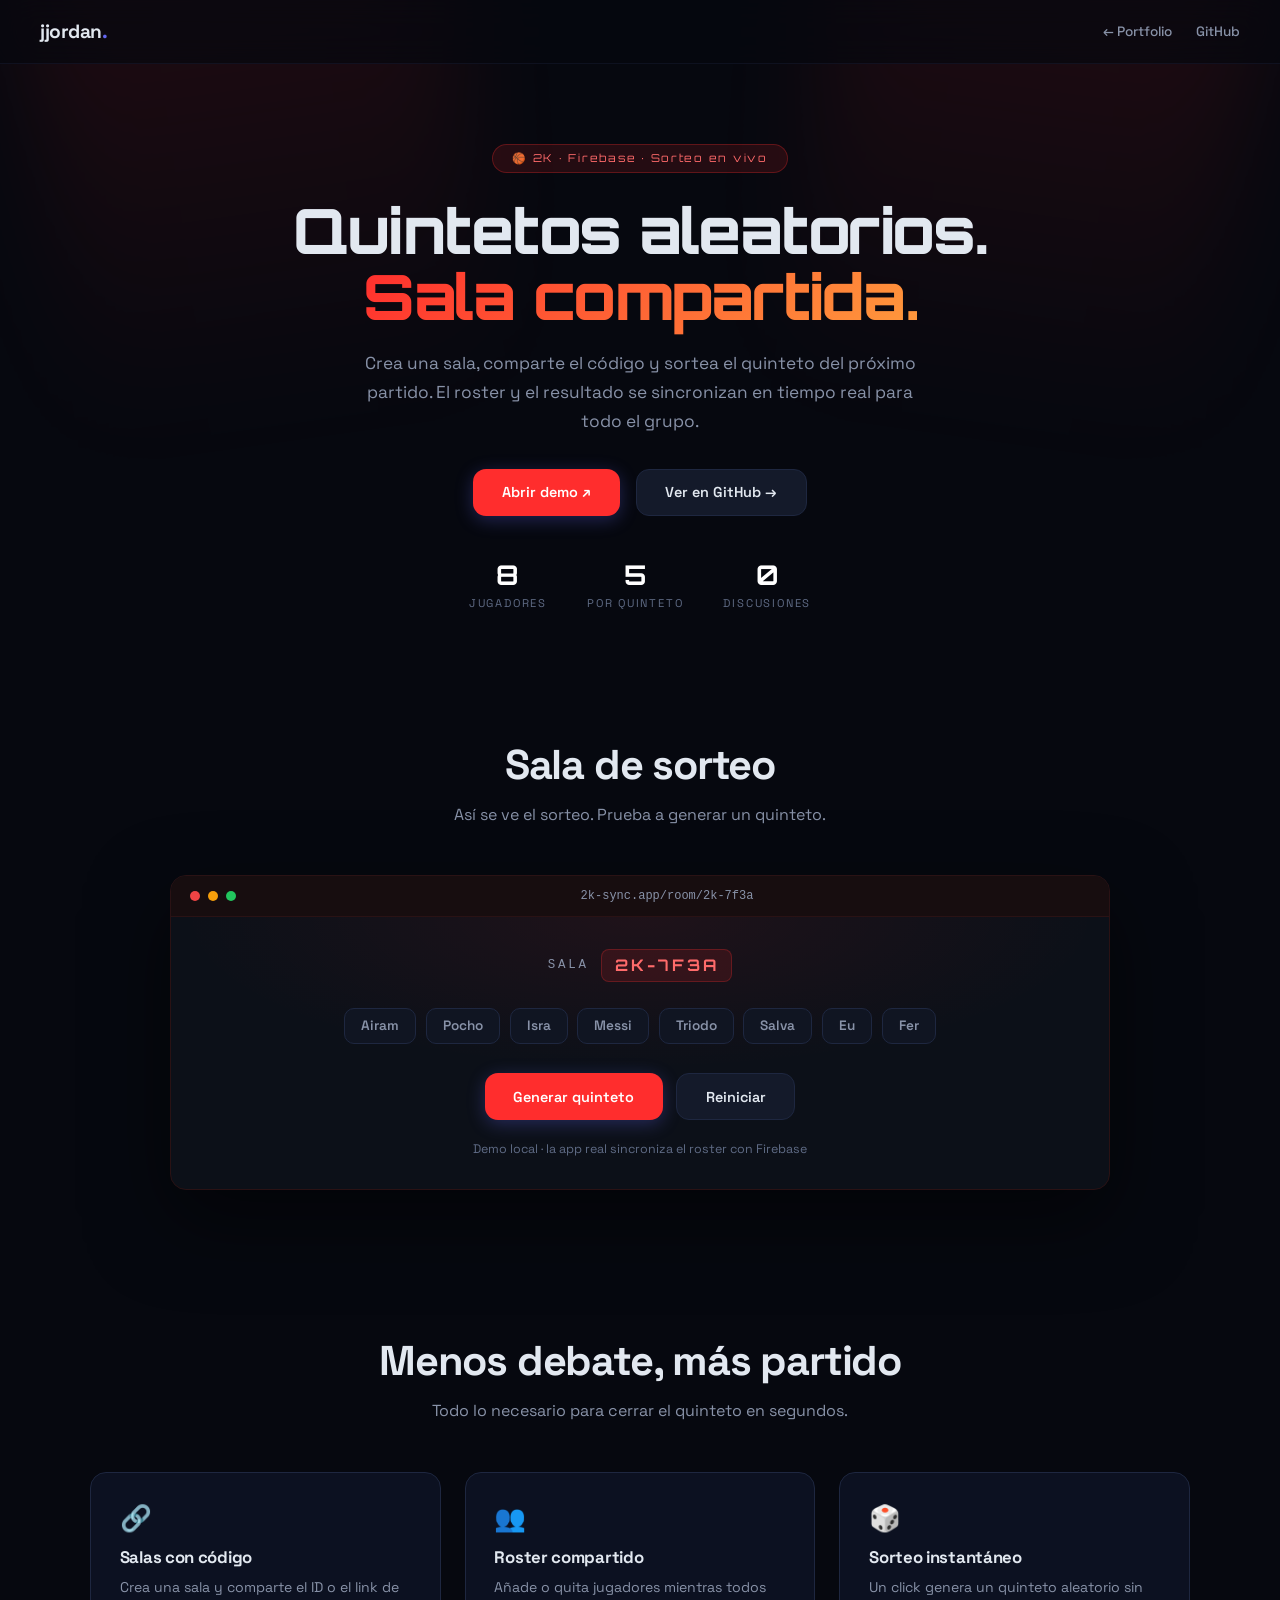
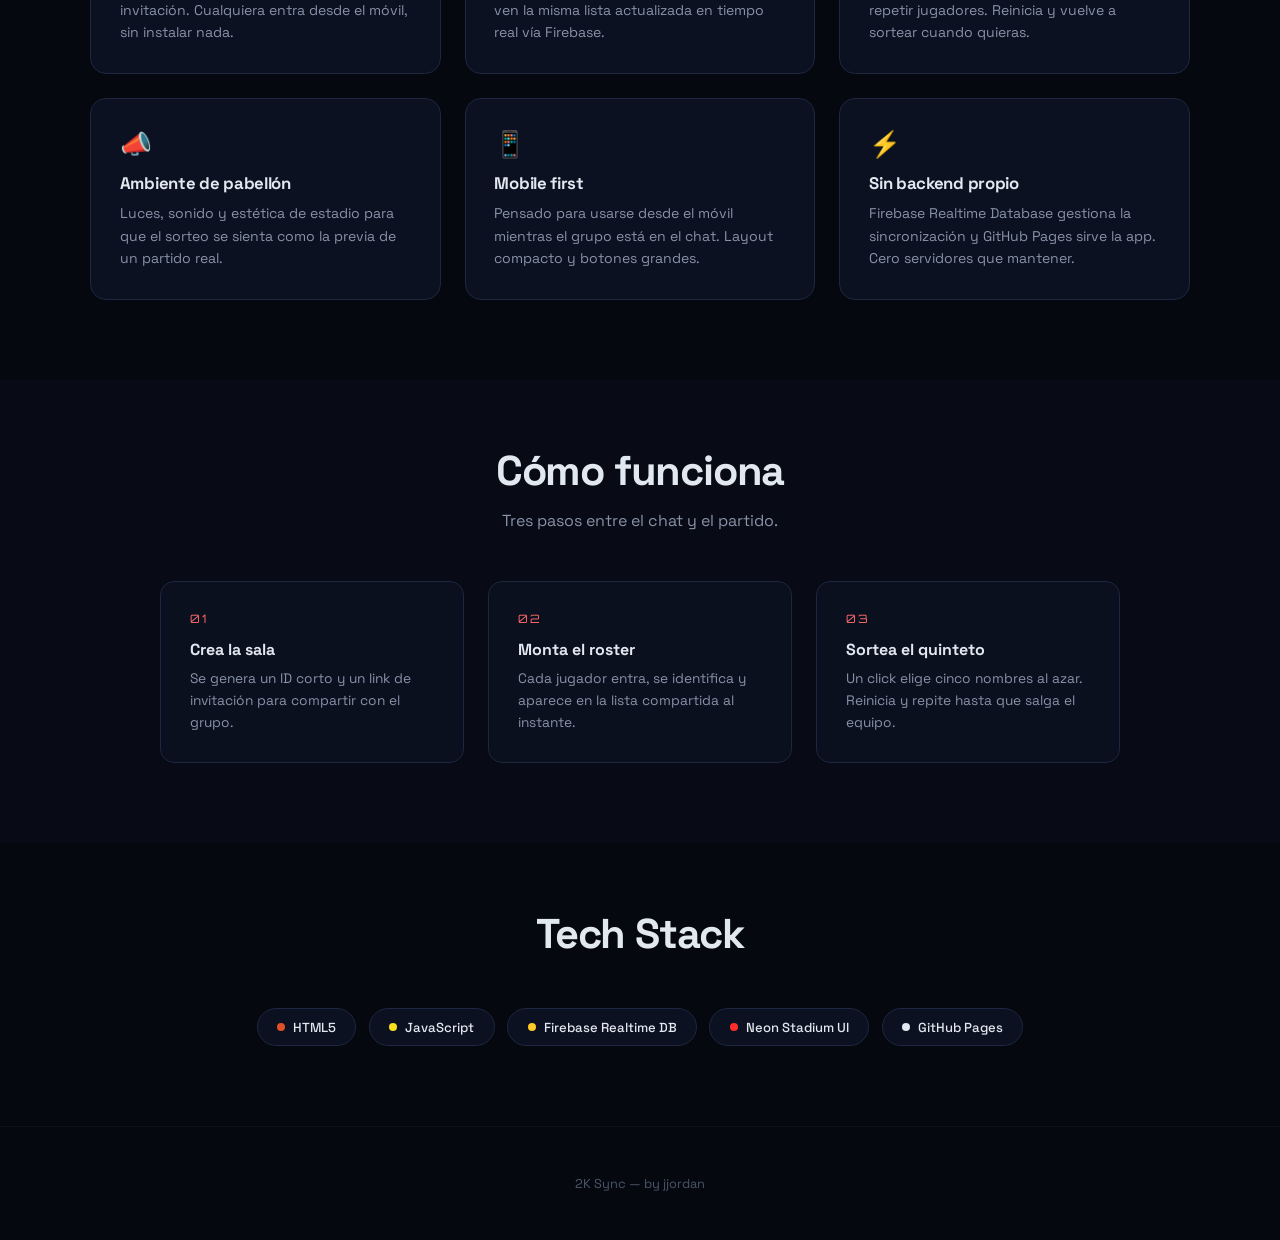
<file: 2k-team-generate-sync/index.html>
<!DOCTYPE html>
<html lang="es">
<head>
<meta charset="UTF-8">
<meta name="viewport" content="width=device-width, initial-scale=1.0">
<title>2K Sync — Sorteo de quintetos en sala compartida</title>
<meta name="description" content="Crea una sala, comparte el código y sortea un quinteto aleatorio del roster del grupo en tiempo real.">
<link rel="preconnect" href="https://fonts.googleapis.com">
<link href="https://fonts.googleapis.com/css2?family=Space+Grotesk:wght@400;500;600;700&family=Orbitron:wght@600;700;800&display=swap" rel="stylesheet">
<link rel="stylesheet" href="../shared.css">
<style>
:root{--red:#ff2d2d;--red-soft:rgba(255,45,45,.12)}
.hero{min-height:auto;padding:9rem 2rem 4rem;display:flex;flex-direction:column;align-items:center;text-align:center;overflow:hidden}
.hero::before,.hero::after{content:'';position:absolute;top:-30%;width:34%;height:130%;pointer-events:none;background:linear-gradient(180deg,rgba(255,45,45,.28),transparent 72%);filter:blur(50px);opacity:.5}
.hero::before{left:4%;transform:rotate(-8deg)}
.hero::after{right:4%;transform:rotate(8deg)}
.hc{position:relative;z-index:2;max-width:760px}
.hb-2k{display:inline-flex;align-items:center;gap:.5rem;background:var(--red-soft);border:1px solid rgba(255,45,45,.28);border-radius:100px;padding:.4rem 1.2rem;font-family:'Orbitron',sans-serif;font-size:.68rem;letter-spacing:.16em;color:#ff6b6b;margin-bottom:1.6rem;opacity:0;animation:fu .7s .3s forwards}
.hero h1{font-family:'Orbitron',sans-serif;font-size:clamp(2.1rem,5.5vw,3.9rem);font-weight:800;letter-spacing:-1.5px;line-height:1.05;margin-bottom:1.2rem;opacity:0;animation:fu .7s .5s forwards}
.hero h1 .g{background:linear-gradient(135deg,#ff2d2d,#ff9a3c);-webkit-background-clip:text;-webkit-text-fill-color:transparent;background-clip:text}
.hero .hc>p{font-size:1.08rem;color:#8892a8;max-width:560px;margin:0 auto 2rem;line-height:1.7;opacity:0;animation:fu .7s .7s forwards}
.hc2{display:flex;gap:1rem;justify-content:center;flex-wrap:wrap;opacity:0;animation:fu .7s .9s forwards}
.bp-2k{background:var(--red)}
.bp-2k:hover{box-shadow:0 8px 28px rgba(255,45,45,.35)}
.stats-row{display:flex;gap:2.5rem;justify-content:center;flex-wrap:wrap;margin-top:2.6rem;opacity:0;animation:fu .7s 1.1s forwards}
.stat .v{font-family:'Orbitron',sans-serif;font-size:1.7rem;font-weight:700;color:#fff}
.stat .l{font-size:.7rem;letter-spacing:.16em;text-transform:uppercase;color:#5f6b85;margin-top:.25rem}

.demo-section{padding:4rem 2rem 5rem}
.demo-container{max-width:940px;margin:0 auto}
.demo-window{background:#0c1018;border:1px solid #2a1214;border-radius:16px;overflow:hidden;opacity:0;animation:fu .7s .3s forwards;box-shadow:0 30px 80px rgba(0,0,0,.5)}
.demo-bar{display:flex;align-items:center;gap:.5rem;padding:.8rem 1.2rem;background:#170d0f;border-bottom:1px solid #2a1214}
.demo-dot{width:10px;height:10px;border-radius:50%}.demo-dot.r{background:#ef4444}.demo-dot.y{background:#f59e0b}.demo-dot.g{background:#22c55e}
.demo-url{flex:1;text-align:center;font-size:.75rem;color:#8892a8;font-family:'JetBrains Mono',monospace}
.demo-body{padding:2rem;background:radial-gradient(ellipse 70% 80% at 50% 0%,rgba(255,45,45,.08),transparent 70%)}
.room-id{display:flex;align-items:center;justify-content:center;gap:.8rem;margin-bottom:1.6rem}
.room-id span{font-family:'JetBrains Mono',monospace;font-size:.78rem;letter-spacing:.22em;color:#8892a8}
.room-id strong{font-family:'Orbitron',sans-serif;letter-spacing:.18em;font-size:1rem;color:#ff6b6b;background:var(--red-soft);border:1px solid rgba(255,45,45,.25);border-radius:8px;padding:.35rem .8rem}
.roster{display:flex;flex-wrap:wrap;gap:.6rem;justify-content:center;margin-bottom:1.8rem}
.player{padding:.55rem 1rem;border-radius:10px;border:1px solid #1e2740;background:#101522;color:#8892a8;font-size:.85rem;font-weight:600;transition:all .35s}
.player.picked{border-color:var(--red);background:rgba(255,45,45,.12);color:#fff;box-shadow:0 0 18px rgba(255,45,45,.18);transform:translateY(-2px)}
.demo-actions{display:flex;gap:.8rem;justify-content:center;flex-wrap:wrap}
.demo-note{text-align:center;margin-top:1.3rem;font-size:.78rem;color:#5f6b85}
.demo-note code{font-family:'JetBrains Mono',monospace;color:#8b95ab}

.features{padding:4rem 2rem 5rem}
.features-grid{display:grid;grid-template-columns:repeat(3,1fr);gap:1.5rem;max-width:1100px;margin:0 auto}
.feat-card{background:rgba(14,20,38,.8);border:1px solid #1e2740;border-radius:16px;padding:1.8rem;transition:border-color .3s,box-shadow .3s}
.feat-card:hover{border-color:var(--red);box-shadow:0 0 30px rgba(255,45,45,.08)}
.feat-icon{font-size:1.6rem;margin-bottom:.8rem}
.feat-card h3{font-size:1.05rem;font-weight:700;margin-bottom:.5rem;letter-spacing:-.3px}
.feat-card p{color:#8892a8;font-size:.88rem;line-height:1.6}

.steps{padding:4rem 2rem 5rem;background:rgba(10,15,28,.5)}
.steps-grid{display:grid;grid-template-columns:repeat(3,1fr);gap:1.5rem;max-width:960px;margin:0 auto}
.step{position:relative;padding:1.8rem;border:1px solid #1e2740;border-radius:14px;background:rgba(14,20,38,.6)}
.step .n{font-family:'Orbitron',sans-serif;font-size:.72rem;letter-spacing:.2em;color:#ff6b6b;margin-bottom:.8rem}
.step h3{font-size:1rem;margin-bottom:.45rem}
.step p{color:#8892a8;font-size:.86rem;line-height:1.6}

.tech{padding:4rem 2rem 5rem}
.tech-grid{display:flex;flex-wrap:wrap;gap:.8rem;justify-content:center;max-width:800px;margin:2rem auto 0}
.tech-pill{display:inline-flex;align-items:center;gap:.5rem;padding:.6rem 1.2rem;background:rgba(14,20,38,.8);border:1px solid #1e2740;border-radius:100px;font-size:.82rem;font-weight:500;color:#e2e8f0;transition:all .3s}
.tech-pill:hover{border-color:var(--red);background:rgba(255,45,45,.06)}
.tech-pill .dot{width:8px;height:8px;border-radius:50%;flex-shrink:0}

@media(max-width:768px){
  .features-grid,.steps-grid{grid-template-columns:1fr}
  .hero{padding:7rem 1.5rem 3rem}
  .stats-row{gap:1.2rem}
  .stat .l{letter-spacing:.1em}
}
</style>
</head>
<body>
<div class="loader" id="ld"><div class="loader-spin"></div><div class="loader-text">Cargando...</div></div>

<section class="hero">
  <div class="hc">
    <div class="hb-2k">🏀 2K · Firebase · Sorteo en vivo</div>
    <h1>Quintetos aleatorios.<br><span class="g">Sala compartida.</span></h1>
    <p>Crea una sala, comparte el código y sortea el quinteto del próximo partido. El roster y el resultado se sincronizan en tiempo real para todo el grupo.</p>
    <div class="hc2">
      <a href="https://pochojordan.github.io/2k-team-generate-sync/" target="_blank" rel="noopener" class="btn bp bp-2k">Abrir demo ↗</a>
      <a href="https://github.com/pochojordan/2k-team-generate-sync" target="_blank" rel="noopener" class="btn bs">Ver en GitHub →</a>
    </div>
    <div class="stats-row">
      <div class="stat"><div class="v">8</div><div class="l">Jugadores</div></div>
      <div class="stat"><div class="v">5</div><div class="l">Por quinteto</div></div>
      <div class="stat"><div class="v">0</div><div class="l">Discusiones</div></div>
    </div>
  </div>
</section>

<section class="demo-section" id="demo">
  <div class="demo-container">
    <div class="sh"><h2>Sala de sorteo</h2><p>Así se ve el sorteo. Prueba a generar un quinteto.</p></div>
    <div class="demo-window">
      <div class="demo-bar">
        <div class="demo-dot r"></div><div class="demo-dot y"></div><div class="demo-dot g"></div>
        <div class="demo-url">2k-sync.app/room/2k-7f3a</div>
      </div>
      <div class="demo-body">
        <div class="room-id"><span>SALA</span><strong>2K-7F3A</strong></div>
        <div class="roster" id="roster">
          <div class="player">Airam</div>
          <div class="player">Pocho</div>
          <div class="player">Isra</div>
          <div class="player">Messi</div>
          <div class="player">Triodo</div>
          <div class="player">Salva</div>
          <div class="player">Eu</div>
          <div class="player">Fer</div>
        </div>
        <div class="demo-actions">
          <button class="btn bp bp-2k" id="draw">Generar quinteto</button>
          <button class="btn bs" id="reset">Reiniciar</button>
        </div>
        <div class="demo-note" id="note">Demo local · la app real sincroniza el roster con Firebase</div>
      </div>
    </div>
  </div>
</section>

<section class="features">
  <div class="sh"><h2>Menos debate, más partido</h2><p>Todo lo necesario para cerrar el quinteto en segundos.</p></div>
  <div class="features-grid">
    <div class="feat-card">
      <div class="feat-icon">🔗</div>
      <h3>Salas con código</h3>
      <p>Crea una sala y comparte el ID o el link de invitación. Cualquiera entra desde el móvil, sin instalar nada.</p>
    </div>
    <div class="feat-card">
      <div class="feat-icon">👥</div>
      <h3>Roster compartido</h3>
      <p>Añade o quita jugadores mientras todos ven la misma lista actualizada en tiempo real vía Firebase.</p>
    </div>
    <div class="feat-card">
      <div class="feat-icon">🎲</div>
      <h3>Sorteo instantáneo</h3>
      <p>Un click genera un quinteto aleatorio sin repetir jugadores. Reinicia y vuelve a sortear cuando quieras.</p>
    </div>
    <div class="feat-card">
      <div class="feat-icon">📣</div>
      <h3>Ambiente de pabellón</h3>
      <p>Luces, sonido y estética de estadio para que el sorteo se sienta como la previa de un partido real.</p>
    </div>
    <div class="feat-card">
      <div class="feat-icon">📱</div>
      <h3>Mobile first</h3>
      <p>Pensado para usarse desde el móvil mientras el grupo está en el chat. Layout compacto y botones grandes.</p>
    </div>
    <div class="feat-card">
      <div class="feat-icon">⚡</div>
      <h3>Sin backend propio</h3>
      <p>Firebase Realtime Database gestiona la sincronización y GitHub Pages sirve la app. Cero servidores que mantener.</p>
    </div>
  </div>
</section>

<section class="steps">
  <div class="sh"><h2>Cómo funciona</h2><p>Tres pasos entre el chat y el partido.</p></div>
  <div class="steps-grid">
    <div class="step"><div class="n">01</div><h3>Crea la sala</h3><p>Se genera un ID corto y un link de invitación para compartir con el grupo.</p></div>
    <div class="step"><div class="n">02</div><h3>Monta el roster</h3><p>Cada jugador entra, se identifica y aparece en la lista compartida al instante.</p></div>
    <div class="step"><div class="n">03</div><h3>Sortea el quinteto</h3><p>Un click elige cinco nombres al azar. Reinicia y repite hasta que salga el equipo.</p></div>
  </div>
</section>

<section class="tech">
  <div class="sh"><h2>Tech Stack</h2></div>
  <div class="tech-grid">
    <div class="tech-pill"><span class="dot" style="background:#e34f26"></span>HTML5</div>
    <div class="tech-pill"><span class="dot" style="background:#f7df1e"></span>JavaScript</div>
    <div class="tech-pill"><span class="dot" style="background:#ffca28"></span>Firebase Realtime DB</div>
    <div class="tech-pill"><span class="dot" style="background:#ff2d2d"></span>Neon Stadium UI</div>
    <div class="tech-pill"><span class="dot" style="background:#e2e8f0"></span>GitHub Pages</div>
  </div>
</section>

<footer>
  <p>2K Sync — by jjordan</p>
</footer>

<script src="../nav.js"></script>
<script>
const roster = [...document.querySelectorAll('#roster .player')];
const note = document.getElementById('note');

function clearPicks() {
  roster.forEach((p) => p.classList.remove('picked'));
}

function draw() {
  clearPicks();
  const names = roster.map((p) => p.textContent.trim());
  for (let i = names.length - 1; i > 0; i--) {
    const j = Math.floor(Math.random() * (i + 1));
    [names[i], names[j]] = [names[j], names[i]];
  }
  const five = new Set(names.slice(0, 5));
  roster.forEach((p) => {
    if (five.has(p.textContent.trim())) p.classList.add('picked');
  });
  note.textContent = 'Quinteto listo: ' + [...five].join(' · ');
}

document.getElementById('draw').addEventListener('click', draw);
document.getElementById('reset').addEventListener('click', () => {
  clearPicks();
  note.textContent = 'Sorteo reiniciado · pulsa Generar quinteto';
});

setTimeout(() => document.getElementById('ld').classList.add('off'), 400);
</script>
</body>
</html>
</file>
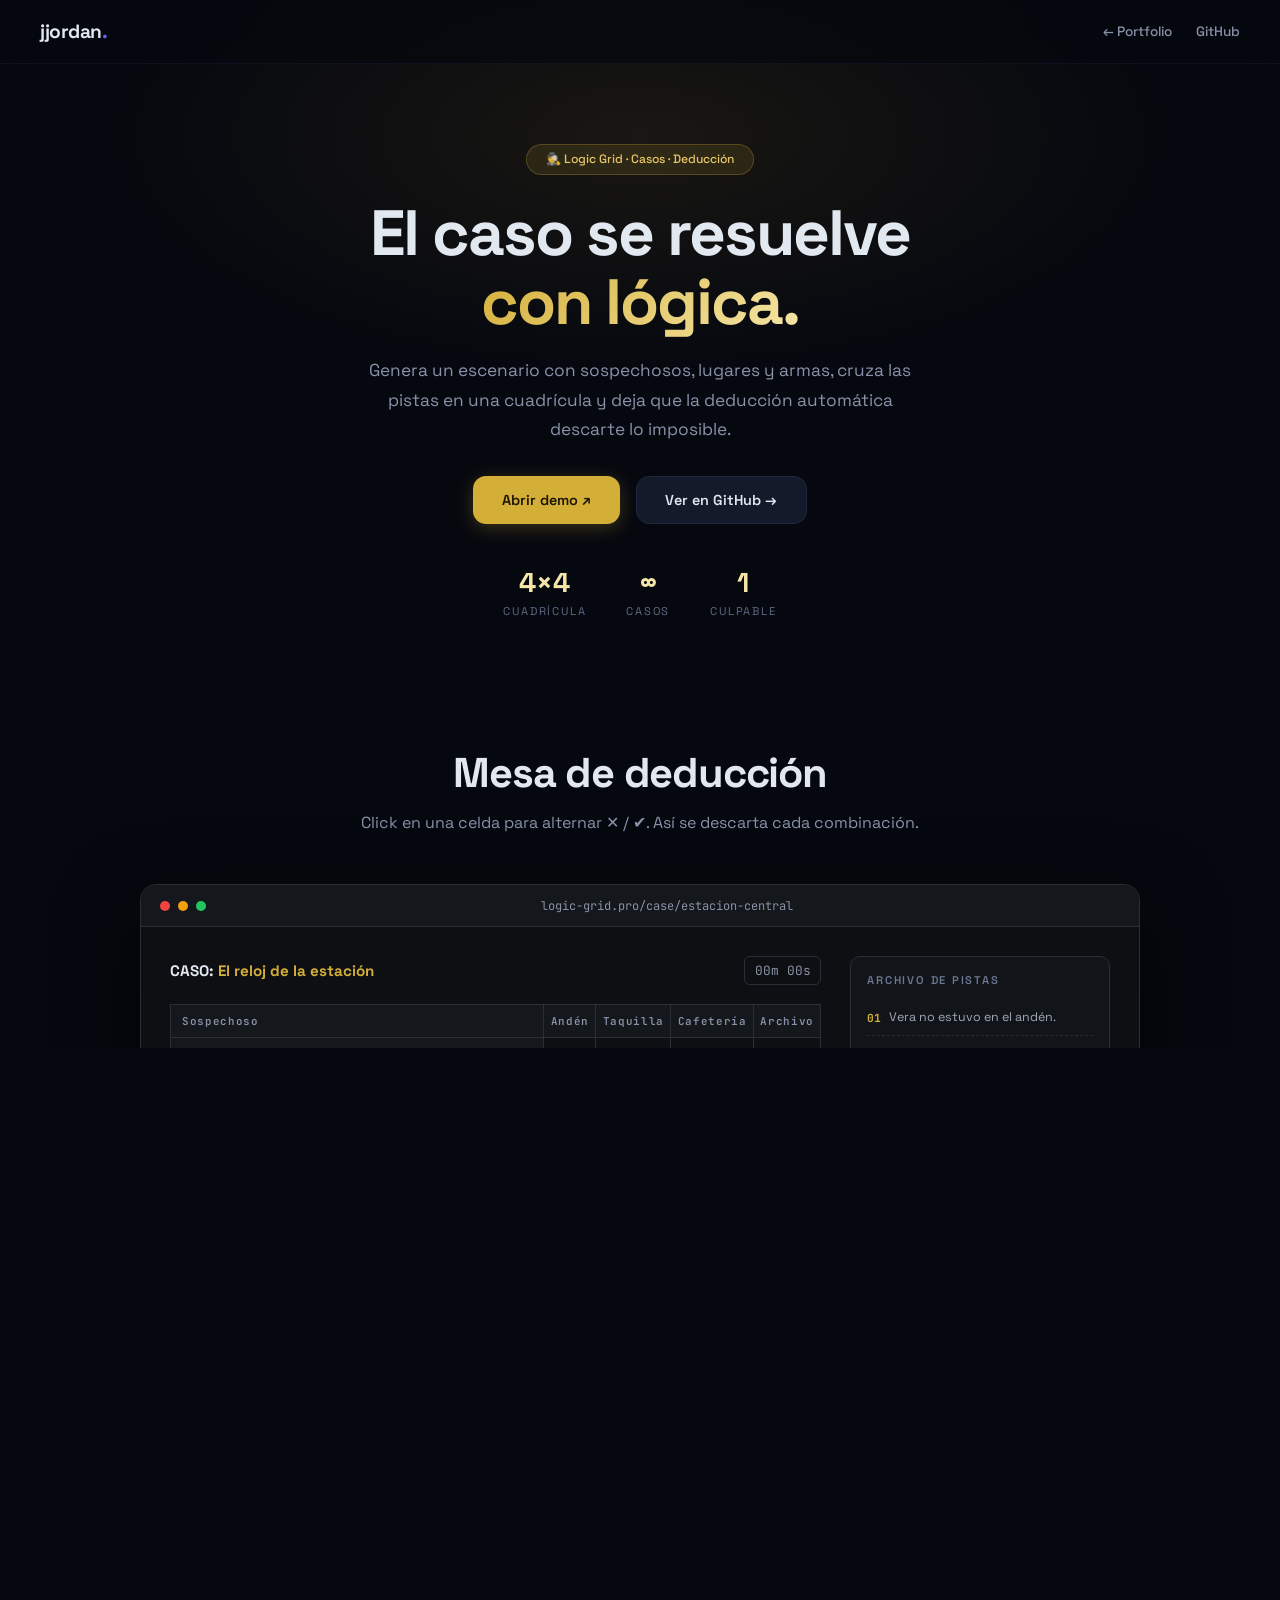
<file: detective-solutionary/index.html>
<!DOCTYPE html>
<html lang="es">
<head>
<meta charset="UTF-8">
<meta name="viewport" content="width=device-width, initial-scale=1.0">
<title>Logic Grid Pro — Resolvedor de casos</title>
<meta name="description" content="Genera casos de lógica con sospechosos, lugares y armas. Gestiona pistas, notas y deducciones con cronómetro y expedientes exportables.">
<link rel="preconnect" href="https://fonts.googleapis.com">
<link href="https://fonts.googleapis.com/css2?family=Space+Grotesk:wght@400;500;600;700&family=JetBrains+Mono:wght@400;500;600&display=swap" rel="stylesheet">
<link rel="stylesheet" href="../shared.css">
<style>
:root{--gold:#d4af37;--gold-soft:rgba(212,175,55,.12);--grid-line:#2a2f36}
.hero{min-height:auto;padding:9rem 2rem 4rem;display:flex;flex-direction:column;align-items:center;text-align:center;overflow:hidden}
.hero::before{content:'';position:absolute;inset:0;background:radial-gradient(ellipse 60% 50% at 50% 20%,rgba(212,175,55,.09),transparent 70%);pointer-events:none}
.hc{position:relative;z-index:2;max-width:760px}
.hb-det{display:inline-flex;align-items:center;gap:.5rem;background:var(--gold-soft);border:1px solid rgba(212,175,55,.25);border-radius:100px;padding:.4rem 1.2rem;font-size:.76rem;color:#e8c766;font-weight:500;margin-bottom:1.5rem;opacity:0;animation:fu .7s .3s forwards}
.hero h1{font-size:clamp(2.2rem,5.5vw,4rem);font-weight:700;letter-spacing:-2px;line-height:1.08;margin-bottom:1.2rem;opacity:0;animation:fu .7s .5s forwards}
.hero h1 .g{background:linear-gradient(135deg,#d4af37,#f5e6a8);-webkit-background-clip:text;-webkit-text-fill-color:transparent;background-clip:text}
.hero .hc>p{font-size:1.08rem;color:#8892a8;max-width:560px;margin:0 auto 2rem;line-height:1.7;opacity:0;animation:fu .7s .7s forwards}
.hc2{display:flex;gap:1rem;justify-content:center;flex-wrap:wrap;opacity:0;animation:fu .7s .9s forwards}
.bp-det{background:var(--gold);color:#1a1405;box-shadow:0 4px 18px rgba(212,175,55,.25)}
.bp-det:hover{box-shadow:0 8px 28px rgba(212,175,55,.35)}
.stats-row{display:flex;gap:2.5rem;justify-content:center;flex-wrap:wrap;margin-top:2.6rem;opacity:0;animation:fu .7s 1.1s forwards}
.stat .v{font-size:1.7rem;font-weight:700;color:#f5e6a8}
.stat .l{font-size:.7rem;letter-spacing:.16em;text-transform:uppercase;color:#5f6b85;margin-top:.25rem}

.demo-section{padding:4rem 2rem 5rem}
.demo-container{max-width:1000px;margin:0 auto}
.demo-window{background:#0d0f12;border:1px solid #2a2f36;border-radius:16px;overflow:hidden;opacity:0;animation:fu .7s .3s forwards;box-shadow:0 30px 80px rgba(0,0,0,.55)}
.demo-bar{display:flex;align-items:center;gap:.5rem;padding:.8rem 1.2rem;background:#14171b;border-bottom:1px solid #2a2f36}
.demo-dot{width:10px;height:10px;border-radius:50%}.demo-dot.r{background:#ef4444}.demo-dot.y{background:#f59e0b}.demo-dot.g{background:#22c55e}
.demo-url{flex:1;text-align:center;font-size:.75rem;color:#8892a8;font-family:'JetBrains Mono',monospace}
.demo-body{padding:1.8rem;display:grid;grid-template-columns:1fr 260px;gap:1.8rem}
.case-head{display:flex;align-items:center;justify-content:space-between;gap:1rem;flex-wrap:wrap;margin-bottom:1.2rem}
.case-title{font-size:.95rem;font-weight:700}
.case-title span{color:var(--gold)}
.case-timer{font-family:'JetBrains Mono',monospace;font-size:.8rem;color:#8892a8;border:1px solid #2a2f36;border-radius:6px;padding:.3rem .6rem}
.logic{padding:0;border-collapse:collapse;width:100%;font-size:.78rem}
.logic th,.logic td{border:1px solid var(--grid-line);text-align:center}
.logic th{background:#14171b;color:#8892a8;font-weight:600;font-family:'JetBrains Mono',monospace;font-size:.68rem;letter-spacing:.06em;padding:.55rem .4rem}
.logic th.row{text-align:left;padding-left:.7rem}
.logic td.cell{width:52px;height:44px;cursor:pointer;transition:background .2s}
.logic td.cell:hover{background:rgba(212,175,55,.08)}
.logic td.cell.mark-x{color:#e74c3c;font-size:1rem;background:rgba(231,76,60,.07)}
.logic td.cell.mark-ok{color:#27ae60;font-size:1rem;background:rgba(39,174,96,.08)}
.clues{border:1px solid #2a2f36;border-radius:10px;background:#111418;padding:1rem;display:flex;flex-direction:column;transition:box-shadow .3s}
.clues h3{font-size:.7rem;letter-spacing:.16em;text-transform:uppercase;color:#6b7793;margin-bottom:.8rem;font-weight:600}
.clue{font-size:.78rem;color:#a0a8b8;line-height:1.5;padding:.5rem 0;border-bottom:1px dashed rgba(42,47,54,.9);display:flex;gap:.5rem}
.clue:last-of-type{border-bottom:none}
.clue b{color:var(--gold);font-family:'JetBrains Mono',monospace;font-size:.7rem;padding-top:.1rem}
.clue-actions{margin-top:auto;padding-top:.8rem;display:flex;gap:.5rem}
.mini-btn{flex:1;padding:.45rem .5rem;border-radius:6px;border:1px solid #2a2f36;background:#171b20;color:#8892a8;font-family:inherit;font-size:.7rem;font-weight:600;cursor:pointer;transition:all .25s}
.mini-btn:hover{border-color:var(--gold);color:#e8c766}
.demo-note{grid-column:1/-1;font-size:.75rem;color:#5f6b85;text-align:center}
.demo-note code{font-family:'JetBrains Mono',monospace;color:#8b95ab}

.features{padding:4rem 2rem 5rem}
.features-grid{display:grid;grid-template-columns:repeat(3,1fr);gap:1.5rem;max-width:1100px;margin:0 auto}
.feat-card{background:rgba(14,20,38,.8);border:1px solid #1e2740;border-radius:16px;padding:1.8rem;transition:border-color .3s,box-shadow .3s}
.feat-card:hover{border-color:var(--gold);box-shadow:0 0 30px rgba(212,175,55,.08)}
.feat-icon{font-size:1.6rem;margin-bottom:.8rem}
.feat-card h3{font-size:1.05rem;font-weight:700;margin-bottom:.5rem;letter-spacing:-.3px}
.feat-card p{color:#8892a8;font-size:.88rem;line-height:1.6}

.steps{padding:4rem 2rem 5rem;background:rgba(10,15,28,.5)}
.steps-grid{display:grid;grid-template-columns:repeat(3,1fr);gap:1.5rem;max-width:960px;margin:0 auto}
.step{position:relative;padding:1.8rem;border:1px solid #1e2740;border-radius:14px;background:rgba(14,20,38,.6)}
.step .n{font-family:'JetBrains Mono',monospace;font-size:.72rem;letter-spacing:.2em;color:#e8c766;margin-bottom:.8rem}
.step h3{font-size:1rem;margin-bottom:.45rem}
.step p{color:#8892a8;font-size:.86rem;line-height:1.6}

.tech{padding:4rem 2rem 5rem}
.tech-grid{display:flex;flex-wrap:wrap;gap:.8rem;justify-content:center;max-width:800px;margin:2rem auto 0}
.tech-pill{display:inline-flex;align-items:center;gap:.5rem;padding:.6rem 1.2rem;background:rgba(14,20,38,.8);border:1px solid #1e2740;border-radius:100px;font-size:.82rem;font-weight:500;color:#e2e8f0;transition:all .3s}
.tech-pill:hover{border-color:var(--gold);background:rgba(212,175,55,.06)}
.tech-pill .dot{width:8px;height:8px;border-radius:50%;flex-shrink:0}

@media(max-width:860px){
  .demo-body{grid-template-columns:1fr}
  .features-grid,.steps-grid{grid-template-columns:1fr}
  .hero{padding:7rem 1.5rem 3rem}
  .logic{font-size:.7rem}
  .logic td.cell{width:42px;height:40px}
}
</style>
</head>
<body>
<div class="loader" id="ld"><div class="loader-spin"></div><div class="loader-text">Cargando...</div></div>

<section class="hero">
  <div class="hc">
    <div class="hb-det">🕵️ Logic Grid · Casos · Deducción</div>
    <h1>El caso se resuelve<br><span class="g">con lógica.</span></h1>
    <p>Genera un escenario con sospechosos, lugares y armas, cruza las pistas en una cuadrícula y deja que la deducción automática descarte lo imposible.</p>
    <div class="hc2">
      <a href="https://pochojordan.github.io/detective-solutionary/" target="_blank" rel="noopener" class="btn bp bp-det">Abrir demo ↗</a>
      <a href="https://github.com/pochojordan/detective-solutionary" target="_blank" rel="noopener" class="btn bs">Ver en GitHub →</a>
    </div>
    <div class="stats-row">
      <div class="stat"><div class="v">4×4</div><div class="l">Cuadrícula</div></div>
      <div class="stat"><div class="v">∞</div><div class="l">Casos</div></div>
      <div class="stat"><div class="v">1</div><div class="l">Culpable</div></div>
    </div>
  </div>
</section>

<section class="demo-section" id="demo">
  <div class="demo-container">
    <div class="sh"><h2>Mesa de deducción</h2><p>Click en una celda para alternar ✕ / ✔. Así se descarta cada combinación.</p></div>
    <div class="demo-window">
      <div class="demo-bar">
        <div class="demo-dot r"></div><div class="demo-dot y"></div><div class="demo-dot g"></div>
        <div class="demo-url">logic-grid.pro/case/estacion-central</div>
      </div>
      <div class="demo-body">
        <div>
          <div class="case-head">
            <div class="case-title">CASO: <span>El reloj de la estación</span></div>
            <div class="case-timer" id="timer">00m 00s</div>
          </div>
          <table class="logic" id="grid">
            <thead>
              <tr><th class="row">Sospechoso</th><th>Andén</th><th>Taquilla</th><th>Cafetería</th><th>Archivo</th></tr>
            </thead>
            <tbody>
              <tr><th class="row">Vera</th><td class="cell"></td><td class="cell"></td><td class="cell"></td><td class="cell"></td></tr>
              <tr><th class="row">Marco</th><td class="cell"></td><td class="cell"></td><td class="cell"></td><td class="cell"></td></tr>
              <tr><th class="row">Lena</th><td class="cell"></td><td class="cell"></td><td class="cell"></td><td class="cell"></td></tr>
              <tr><th class="row">Iván</th><td class="cell"></td><td class="cell"></td><td class="cell"></td><td class="cell"></td></tr>
            </tbody>
          </table>
        </div>
        <aside class="clues">
          <h3>Archivo de pistas</h3>
          <div class="clue"><b>01</b><span>Vera no estuvo en el andén.</span></div>
          <div class="clue"><b>02</b><span>Quien entró al archivo llevaba guantes.</span></div>
          <div class="clue"><b>03</b><span>Marco estaba en la cafetería.</span></div>
          <div class="clue"><b>04</b><span>Lena no pasó por la taquilla.</span></div>
          <div class="clue-actions">
            <button class="mini-btn" id="reset">Limpiar</button>
            <button class="mini-btn" id="hint">Pista</button>
          </div>
        </aside>
        <div class="demo-note" id="note">Demo local · la app real incluye cronómetro, notas y expedientes guardados</div>
      </div>
    </div>
  </div>
</section>

<section class="features">
  <div class="sh"><h2>Todo el caso en una pantalla</h2><p>Herramientas de detective, sin libreta ni hojas de cálculo.</p></div>
  <div class="features-grid">
    <div class="feat-card">
      <div class="feat-icon">🧩</div>
      <h3>Generador de escenarios</h3>
      <p>Define título, sospechosos, lugares, armas y un extra. La app construye la cuadrícula y el caso listo para jugar.</p>
    </div>
    <div class="feat-card">
      <div class="feat-icon">📓</div>
      <h3>Archivo de pistas</h3>
      <p>Guarda cada pista numerada y consúltala sin salir de la partida. Se mantiene junto al caso.</p>
    </div>
    <div class="feat-card">
      <div class="feat-icon">🗒️</div>
      <h3>Notas de campo</h3>
      <p>Un bloc libre para hipótesis, descartes y teorías. Se exporta con el expediente cuando cierras el caso.</p>
    </div>
    <div class="feat-card">
      <div class="feat-icon">⚙️</div>
      <h3>Deducción automática</h3>
      <p>Al marcar un ✔, la app tacha en solitario el resto de la fila y la columna. Menos clicks, menos errores.</p>
    </div>
    <div class="feat-card">
      <div class="feat-icon">⏱️</div>
      <h3>Cronómetro</h3>
      <p>Play, pausa y reinicio para medir cuánto tardas en resolver. Perfecto para retarte o comparar partidas.</p>
    </div>
    <div class="feat-card">
      <div class="feat-icon">💾</div>
      <h3>Importar y exportar</h3>
      <p>Guarda expedientes recientes, exporta el caso completo y deshaz el último movimiento si te equivocas.</p>
    </div>
  </div>
</section>

<section class="steps">
  <div class="sh"><h2>Cómo se juega</h2><p>De un caso en blanco a un culpable en tres pasos.</p></div>
  <div class="steps-grid">
    <div class="step"><div class="n">01</div><h3>Genera el caso</h3><p>Escribe el título y las categorías, o importa un expediente externo ya preparado.</p></div>
    <div class="step"><div class="n">02</div><h3>Cruza las pistas</h3><p>Marca ✕ en lo imposible y ✔ en lo confirmado. La cuadrícula y las notas quedan sincronizadas.</p></div>
    <div class="step"><div class="n">03</div><h3>Cierra el caso</h3><p>Cuando solo quede una combinación posible, exporta el expediente con tu resultado y tiempo.</p></div>
  </div>
</section>

<section class="tech">
  <div class="sh"><h2>Tech Stack</h2></div>
  <div class="tech-grid">
    <div class="tech-pill"><span class="dot" style="background:#e34f26"></span>HTML5</div>
    <div class="tech-pill"><span class="dot" style="background:#f7df1e"></span>Vanilla JavaScript</div>
    <div class="tech-pill"><span class="dot" style="background:#2965f1"></span>CSS Grid</div>
    <div class="tech-pill"><span class="dot" style="background:#d4af37"></span>Local Storage</div>
    <div class="tech-pill"><span class="dot" style="background:#e2e8f0"></span>GitHub Pages</div>
  </div>
</section>

<footer>
  <p>Logic Grid Pro — by jjordan</p>
</footer>

<script src="../nav.js"></script>
<script>
const cells = [...document.querySelectorAll('#grid td.cell')];
const note = document.getElementById('note');
let seconds = 0;
let timerId = null;

function startTimer() {
  if (timerId) return;
  timerId = setInterval(() => {
    seconds += 1;
    document.getElementById('timer').textContent =
      String(Math.floor(seconds / 60)).padStart(2, '0') + 'm ' +
      String(seconds % 60).padStart(2, '0') + 's';
  }, 1000);
}

cells.forEach((cell) => {
  cell.addEventListener('click', () => {
    startTimer();
    if (!cell.textContent) {
      cell.textContent = '✕';
      cell.className = 'cell mark-x';
    } else if (cell.textContent === '✕') {
      cell.textContent = '✔';
      cell.className = 'cell mark-ok';
    } else {
      cell.textContent = '';
      cell.className = 'cell';
    }
  });
});

document.getElementById('reset').addEventListener('click', () => {
  cells.forEach((cell) => { cell.textContent = ''; cell.className = 'cell'; });
  note.textContent = 'Cuadrícula limpia · vuelve a cruzar las pistas';
});

const hints = [
  'Pista 05: el sospechoso del archivo no era Iván.',
  'Pista 06: nadie estuvo a la vez en el andén y la cafetería.',
  'Pista 07: la taquilla quedó vacía a las 23:10.',
];
let hintIndex = 0;
document.getElementById('hint').addEventListener('click', () => {
  startTimer();
  note.textContent = hints[hintIndex % hints.length];
  hintIndex += 1;
});

setTimeout(() => document.getElementById('ld').classList.add('off'), 400);
</script>
</body>
</html>
</file>
<file: shared.css>
/* shared.css — Base styles for portfolio project landings */
/* Each project includes this + adds its own overrides */

/* ---- Reset ---- */
*,*::before,*::after{margin:0;padding:0;box-sizing:border-box}

/* ---- Base ---- */
body{font-family:'Space Grotesk',sans-serif;background:#06080f;color:#e2e8f0;overflow-x:hidden;min-height:100vh}
a{color:inherit;text-decoration:none}
::selection{background:rgba(99,102,241,.35);color:#fff}
::-webkit-scrollbar{width:10px}
::-webkit-scrollbar-track{background:#06080f}
::-webkit-scrollbar-thumb{background:#1e2740;border-radius:6px;border:2px solid #06080f}
::-webkit-scrollbar-thumb:hover{background:#2d3a5c}

/* ---- Loader ---- */
.loader{position:fixed;inset:0;background:#06080f;display:flex;flex-direction:column;align-items:center;justify-content:center;z-index:99;transition:opacity .6s,visibility .6s;gap:1rem}
.loader.off{opacity:0;visibility:hidden;pointer-events:none}
.loader-spin{width:40px;height:40px;border:3px solid #1e2740;border-top-color:#6366f1;border-radius:50%;animation:sp .7s linear infinite}
.loader-text{color:#8892a8;font-size:.85rem}
@keyframes sp{to{transform:rotate(360deg)}}

/* ---- Nav ---- */
nav{position:fixed;top:0;left:0;right:0;z-index:10;padding:1.2rem 2.5rem;display:flex;justify-content:space-between;align-items:center;backdrop-filter:blur(18px);background:rgba(6,8,15,.7);border-bottom:1px solid rgba(30,39,64,.35)}
nav.nav-home{background:transparent;border-bottom-color:transparent;backdrop-filter:none;transition:background .35s ease,border-color .35s ease,backdrop-filter .35s ease}
nav.nav-home.scrolled{background:rgba(6,8,15,.72);border-bottom-color:rgba(30,39,64,.4);backdrop-filter:blur(18px)}
.nl{font-weight:700;font-size:1.2rem;letter-spacing:-.5px}.nl span{color:#6366f1}
.nk{display:flex;gap:1.5rem;align-items:center}
.nk a{color:#8892a8;text-decoration:none;font-size:.85rem;font-weight:500;transition:color .3s}
.nk a:hover{color:#e2e8f0}

/* ---- Lang toggle ---- */
.lang-toggle{display:flex;background:rgba(30,39,64,.5);border-radius:8px;border:1px solid rgba(99,102,241,.15);overflow:hidden;cursor:pointer}
.lang-btn{padding:.35rem .7rem;font-size:.75rem;font-weight:600;font-family:'Space Grotesk',sans-serif;border:none;background:transparent;color:#8892a8;cursor:pointer;transition:all .25s;letter-spacing:.5px}
.lang-btn.active{background:rgba(99,102,241,.2);color:#a5b4fc}
.lang-btn:hover:not(.active){color:#c4c9d4}

/* ---- Layout ---- */
.ctn{max-width:1100px;margin:0 auto;width:100%}
section{position:relative;padding:5rem 2rem}

/* ---- Section header ---- */
.sh{text-align:center;margin-bottom:3rem}
.sh h2{font-size:clamp(1.8rem,4vw,2.6rem);font-weight:700;letter-spacing:-1.2px;margin-bottom:.7rem}
.sh p{color:#8892a8;font-size:1rem;max-width:560px;margin:0 auto;line-height:1.6}

/* ---- Buttons ---- */
.btn{padding:.85rem 1.8rem;border-radius:13px;font-size:.9rem;font-weight:600;text-decoration:none;transition:all .3s;border:none;cursor:pointer;font-family:inherit;display:inline-flex;align-items:center;gap:.5rem}
.bp{background:#6366f1;color:#fff;box-shadow:0 4px 18px rgba(99,102,241,.3)}
.bp:hover{transform:translateY(-2px);box-shadow:0 8px 28px rgba(99,102,241,.4)}
.bs{background:#141a2a;color:#e2e8f0;border:1px solid #1e2740}
.bs:hover{border-color:#6366f1;background:rgba(99,102,241,.08)}

/* ---- Tags ---- */
.tag{font-size:.7rem;font-weight:600;padding:.3rem .7rem;border-radius:6px;background:rgba(99,102,241,.1);color:#818cf8;border:1px solid rgba(99,102,241,.15);letter-spacing:.3px}

/* ---- Footer ---- */
footer{position:relative;z-index:1;text-align:center;padding:3rem 2rem;border-top:1px solid rgba(30,39,64,.3)}
footer p{color:#4a5568;font-size:.8rem}

/* ---- Animations ---- */
@keyframes fu{from{opacity:0;transform:translateY(18px)}to{opacity:1;transform:translateY(0)}}

/* ---- Responsive ---- */
@media(max-width:768px){
  nav{padding:1rem 1.5rem}
  section{padding:3rem 1rem}
  .nk{display:none}
  nav.nav-home .nk{display:flex;gap:1rem}
  nav.nav-home .nk .nav-link{display:none}
}
</file>
